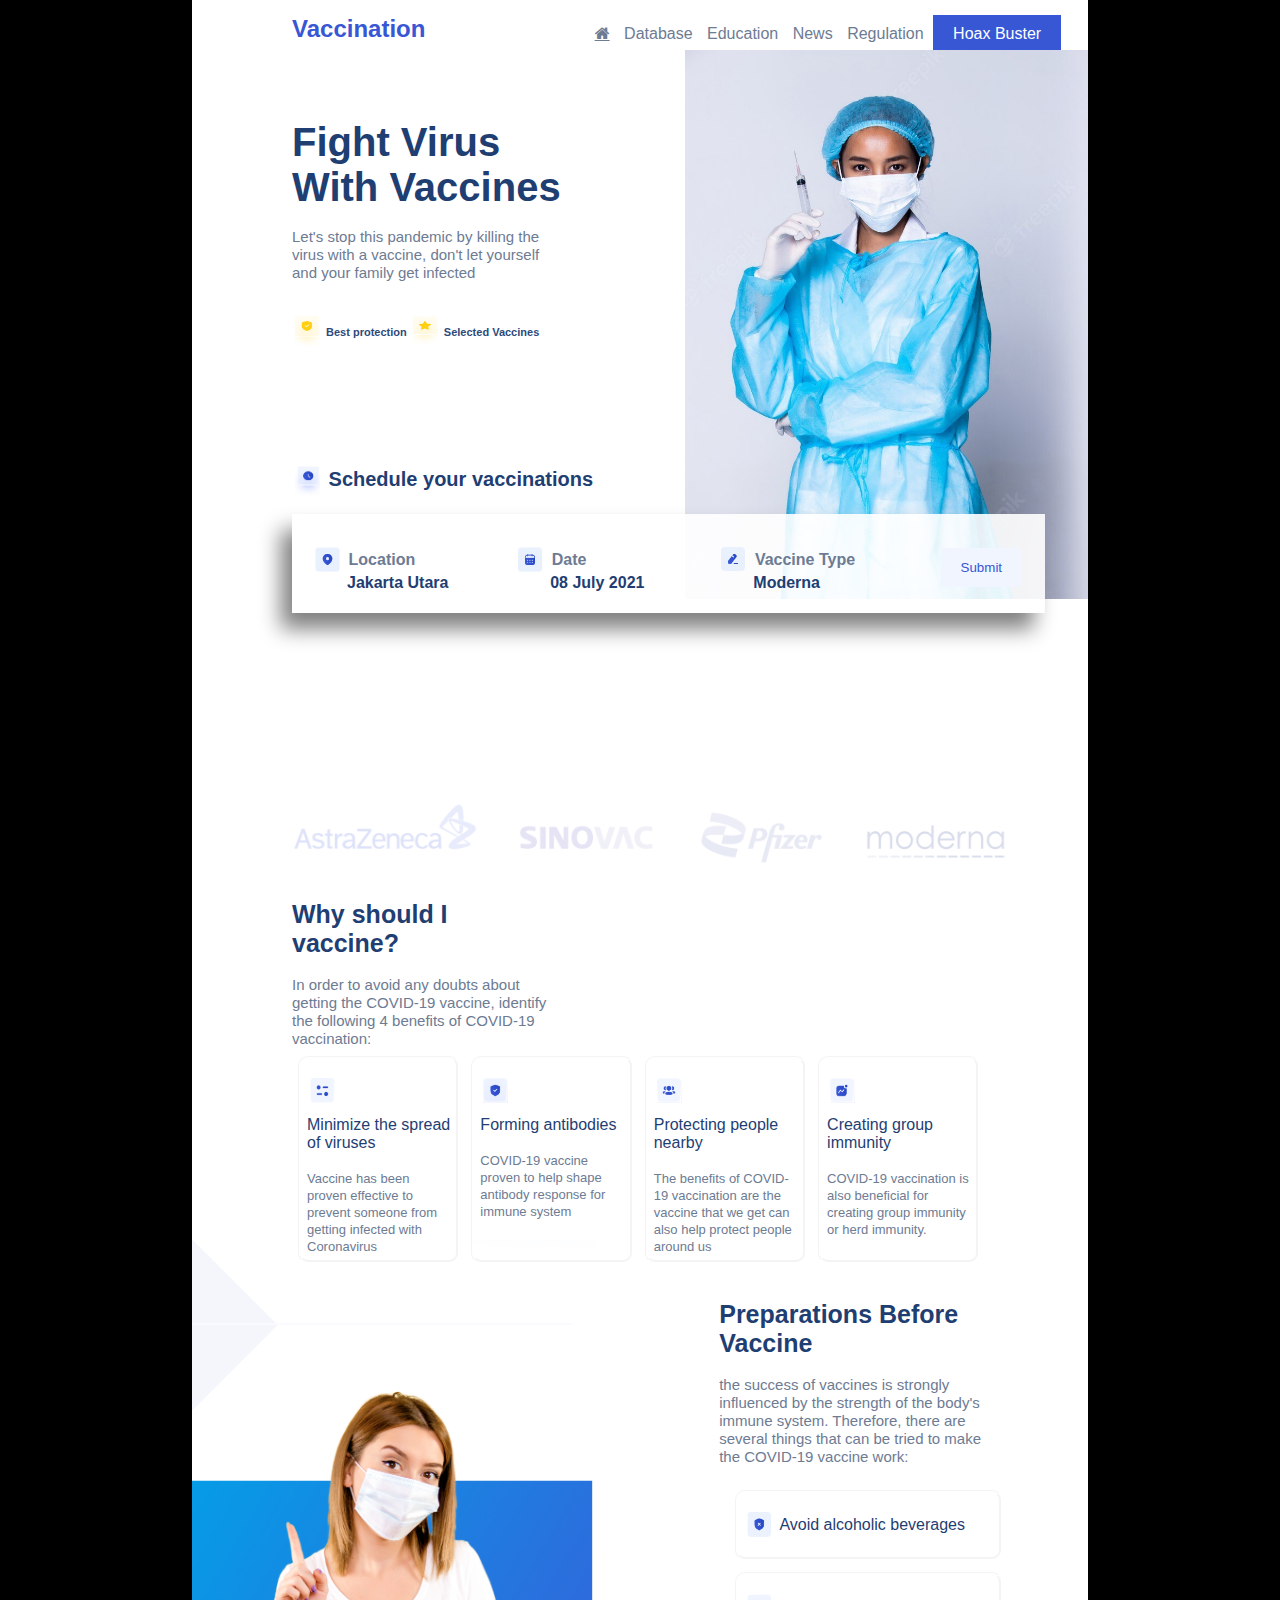
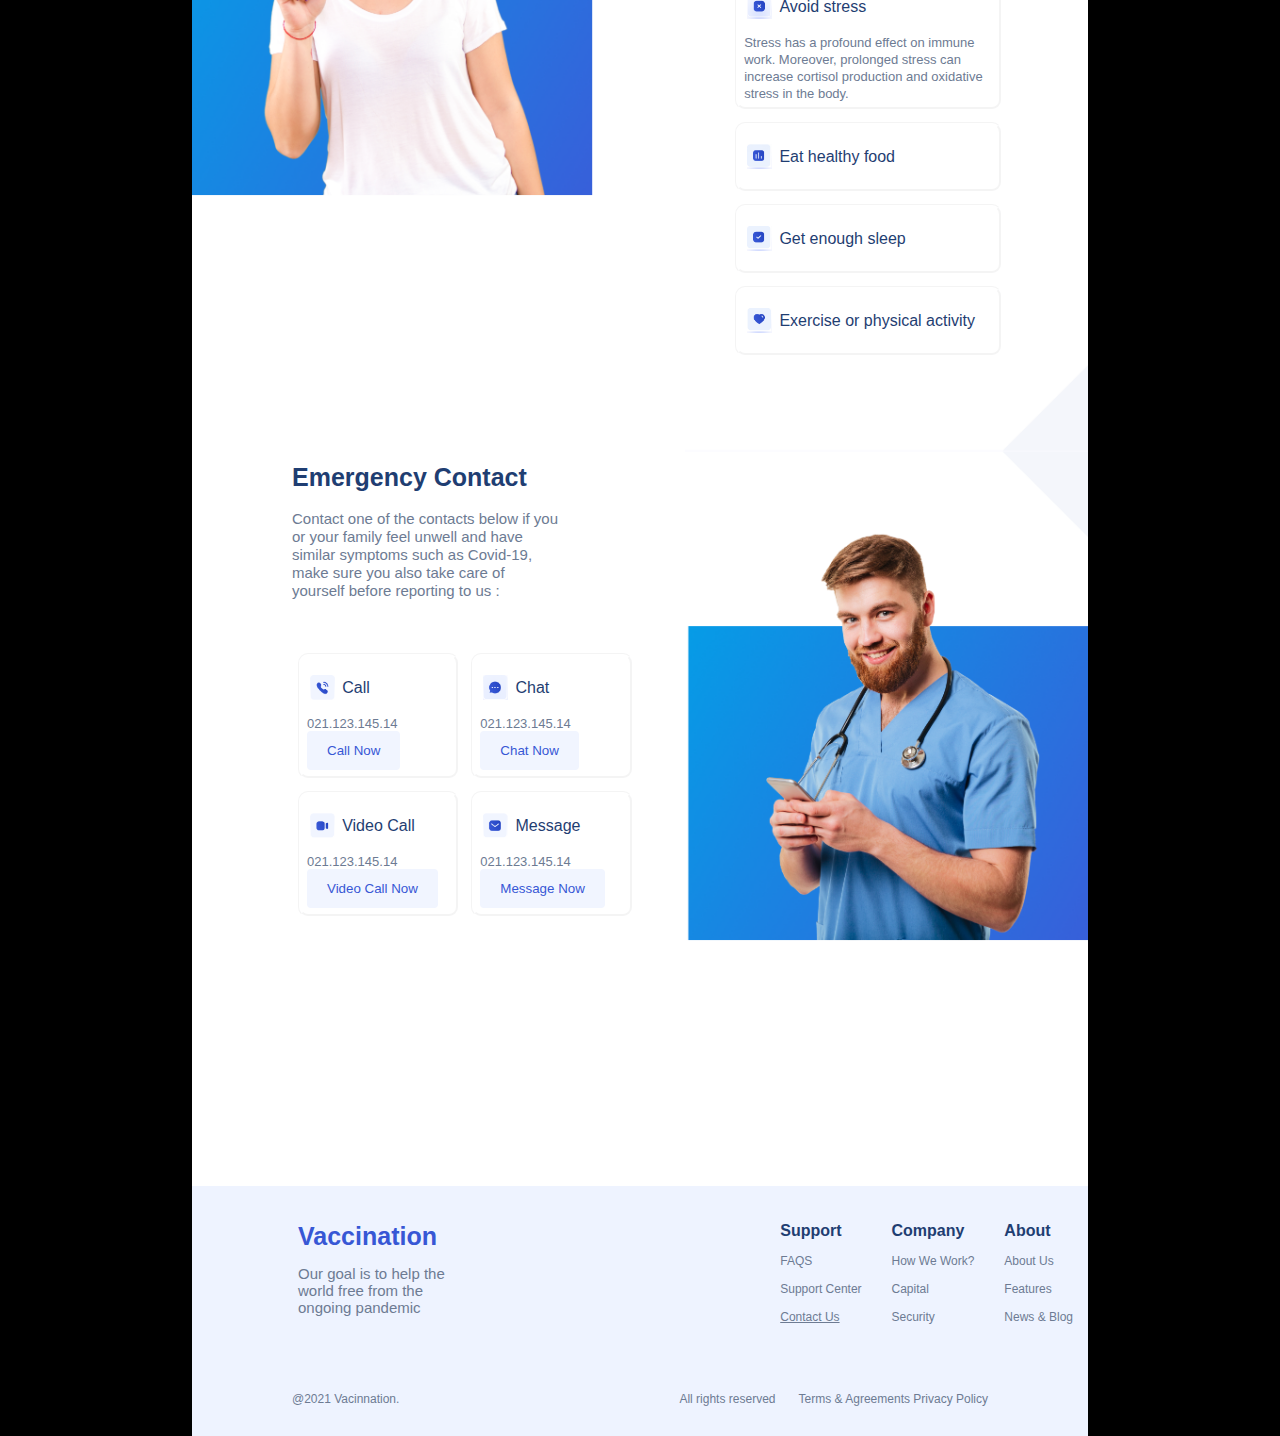
<file: index.html>
<!DOCTYPE html>
<html lang="en">
    <head>
        <meta charset="UTF-8">
        <meta http-equiv="X-UA-Compatible" content="IE-Edge">
        <meta name="ViewPort" content="width-device.width, initial-scale=1.0">
        <title>Vaccination</title>
        <link rel="stylesheet" href="./index.css">
        <link rel="stylesheet" href="https://cdnjs.cloudflare.com/ajax/libs/font-awesome/4.7.0/css/font-awesome.min.css">
    </head>
    <body>
        <section class="cont">
            <section class="title">Vaccination</section>
            <section class="menu">
                <a class="fa fa-home menuElement" href="./index.html"></a>
                <a class="menuElement">Database</a>
                <a class="menuElement">Education</a>
                <a class="menuElement">News</a>
                <a class="menuElement">Regulation</a>
                <a class="selected">Hoax Buster</a>
            </section>
            <section class="fight">
                <a class="fight1">Fight Virus With Vaccines</a><br><br>
                <a class="fight2">Let's stop this pandemic by killing the virus with a vaccine, don't let yourself and your family get infected</a>
                <br><br>
                <a class="fight3">
                    <img src="./best.png" class="fightIcon">
                    Best protection
                    </img>
                    <img src="./star.png"class="fightIcon">
                        Selected Vaccines
                    </img>
                </a>                
            </section>
            <section class="schedule">
                <img src="./clock.png" class="fightIcon">
                    Schedule your vaccinations
                </img> <br><br>

                <section class="content">
                    <section class="sect">
                        <img src="./location.png" class="scheduleIcon">                    
                        </img> <a class="head">Location</a><br>
                        <a class="info">Jakarta Utara</a>
                    </section>
                    
                    <section class="sect">
                        <img src="./date.png" class="scheduleIcon">                    
                        </img> <a class="head">Date</a><br>
                        <a class="info">08 July 2021</a>
                    </section>
                    
                    <section class="sect">
                        <img src="./vaccine.png" class="scheduleIcon">                    
                        </img> <a class="head">Vaccine Type</a><br>
                        <a class="info">Moderna</a>
                    </section>

                    <section class="scheduleButton">
                        <button>Submit</button>
                    </section>
                </section>
            </section>
            <img src="./vaccines.png" class="vaccines">
            
            <section class="why">
                <a class="whyTitle">Why should I vaccine?</a><br><br>
                <a class="whyContent">In order to avoid any doubts about getting the COVID-19 vaccine, identify the following 4 benefits of COVID-19 vaccination:</a>                         
            </section>

            <section class="whySection">
                <section class="whyTarjet">
                    <img src="./minimize.png" class="scheduleIcon"><br><br>                    
                    <a class="whyTarjetTitle">Minimize the spread of viruses</a><br><br>
                    <a class="whyTarjetContent">Vaccine has been proven effective to prevent someone from getting infected with Coronavirus</a>
                </section>
                
                <section class="whyTarjet">
                    <img src="./forming.png" class="scheduleIcon"><br><br>  
                    </img> <a class="whyTarjetTitle">Forming antibodies</a><br><br>
                    <a class="whyTarjetContent">COVID-19 vaccine proven to help shape antibody response for immune system</a>
                </section>
                
                <section class="whyTarjet">
                    <img src="./protecting.png" class="scheduleIcon"><br><br>                  
                    </img> <a class="whyTarjetTitle">Protecting people nearby</a><br><br>  
                    <a class="whyTarjetContent">The benefits of COVID-19 vaccination are the vaccine that we get can also help protect people around us</a>
                </section>

                <section class="whyTarjet">
                    <img src="./creating.png" class="scheduleIcon"><br><br>                     
                    </img> <a class="whyTarjetTitle">Creating group immunity</a><br><br>  
                    <a class="whyTarjetContent">COVID-19 vaccination is also beneficial for creating group immunity or herd immunity.</a>
                </section>
            </section>

            <section class="woman">
                <img src="./woman.png" class="womanImg">            
            </section>
            
            <section class="preparations">
                <a class="preparationsTitle">Preparations Before Vaccine</a><br><br>
                <a class="preparationsContent">the success of vaccines is strongly influenced by the strength of the body's immune system. Therefore, there are several things that can be tried to make the COVID-19 vaccine work:</a>                         
            </section>

            <section class="preparationsSection">
                <section class="preparationsTarjet">
                    <img src="./alcohol.png" class="scheduleIcon">                   
                    <a class="preparationsTarjetTitle">Avoid alcoholic beverages</a><br><br>
                    <a class="preparationsTarjetContent"></a>
                </section>
                
                <section class="preparationsTarjet">
                    <img src="./stress.png" class="scheduleIcon">
                    <a class="preparationsTarjetTitle">Avoid stress</a><br><br>
                    <a class="preparationsTarjetContent">Stress has a profound effect on immune work. Moreover, prolonged stress can increase cortisol production and oxidative stress in the body.</a>
                </section>
                
                <section class="preparationsTarjet">
                    <img src="./eat.png" class="scheduleIcon">                
                    <a class="preparationsTarjetTitle">Eat healthy food</a><br><br>  
                    <a class="preparationsTarjetContent"></a>
                </section>

                <section class="preparationsTarjet">
                    <img src="./sleep.png" class="scheduleIcon">                 
                    <a class="preparationsTarjetTitle">Get enough sleep</a><br><br>  
                    <a class="preparationsTarjetContent"></a>
                </section>

                <section class="preparationsTarjet">
                    <img src="./excercise.png" class="scheduleIcon">                    
                    <a class="preparationsTarjetTitle">Exercise or physical activity</a><br><br>  
                    <a class="preparationsTarjetContent"></a>
                </section>
            </section>

            <section class="doctor">
                <img src="./doctor.png" class="doctorImg">            
            </section>

            <section class="emergency">
                <a class="emergencyTitle">Emergency Contact</a><br><br>
                <a class="emergencyContent">Contact one of the contacts below if you or your family feel unwell and have similar symptoms such as Covid-19, make sure you also take care of yourself before reporting to us :</a>
            </section>
            
            <section class="emergencySection">
                <section class="emergencyTarjet">
                    <img src="./call.png" class="scheduleIcon">                   
                    <a class="emergencyTarjetTitle">Call</a><br><br>
                    <a class="emergencyTarjetContent">021.123.145.14</a>
                    <button>Call Now</button>
                </section>
                
                <section class="emergencyTarjet">
                    <img src="./chat.png" class="scheduleIcon">
                    <a class="emergencyTarjetTitle">Chat</a><br><br>
                    <a class="emergencyTarjetContent">021.123.145.14</a>
                    <button>Chat Now</button>
                </section>
                
                <section class="emergencyTarjet">
                    <img src="./videocall.png" class="scheduleIcon">                
                    <a class="emergencyTarjetTitle">Video Call</a><br><br>  
                    <a class="emergencyTarjetContent">021.123.145.14</a>
                    <button>Video Call Now</button>
                </section>

                <section class="emergencyTarjet">
                    <img src="./message.png" class="scheduleIcon">                 
                    <a class="emergencyTarjetTitle">Message</a><br><br>  
                    <a class="emergencyTarjetContent">021.123.145.14</a>
                    <button>Message Now</button>
                </section>
            </section>

            <section class="foot">                
                <section class="footTarjet first">                  
                    <a class="footTitle">Vaccination</a><br><br>
                    <a class="footContent">Our goal is to help the world free from the ongoing pandemic</a>                    
                </section>

                <section class="footTarjet">                  
                    <a class="footTarjetTitle">About</a><br><br>
                    <a class="footTarjetContent">
                        <a>About Us</a><br><br>
                        Features<br><br>
                        News & Blog<br><br>
                    </a>                    
                </section>

                <section class="footTarjet">                  
                    <a class="footTarjetTitle">Company</a><br><br>
                    <a class="footTarjetContent">
                        How We Work?<br><br>
                        Capital<br><br>
                        Security<br><br>
                    </a>   
                </section>

                <section class="footTarjet">                  
                    <a class="footTarjetTitle">Support</a><br><br>
                    <a class="footTarjetContent">
                        FAQS<br><br>
                        Support Center<br><br>
                    </a>  
                    <a class="footTarjetContent" href="./contact.html">
                        Contact Us<br><br>
                    </a>   
                </section>
                <section class="footTarjet">
                    <a class="footLeft">
                        @2021 Vacinnation. 
                    </a>  
                    <a class="footRight">
                        All rights reserved &nbsp;&nbsp;&nbsp;&nbsp;&nbsp;
                        Terms & Agreements Privacy Policy
                    </a>   
                </section>
            </section>

            <section class="enfermera">
                <img src="./enfermera.png" class="enfermeraImg">            
            </section>
        </div>
    </body>
    <footer>
    </footer>
</html>
</file>
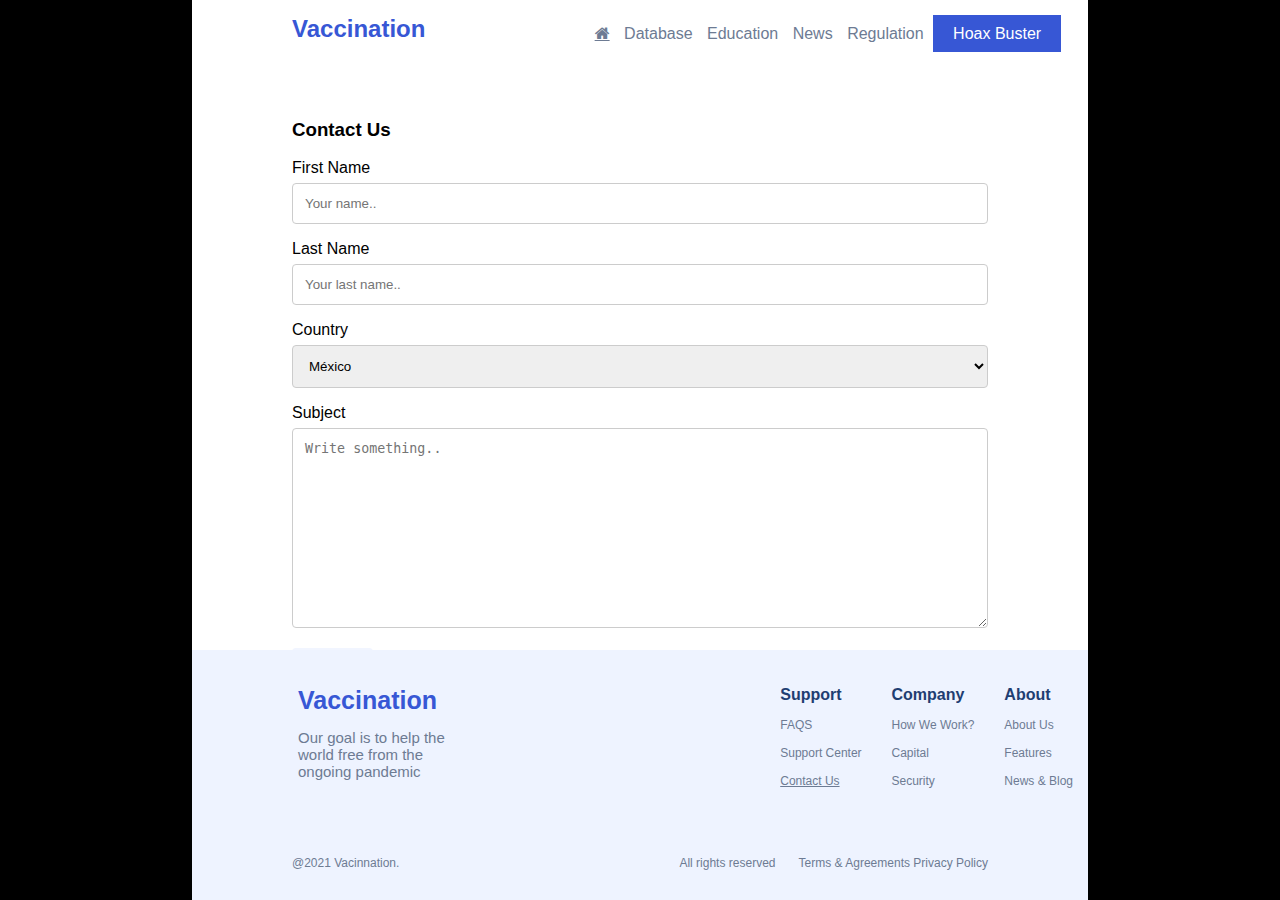
<file: contact.html>
<!DOCTYPE html>
<html lang="en">
    <head>
      <meta charset="UTF-8">
      <meta http-equiv="X-UA-Compatible" content="IE-Edge">
      <meta name="ViewPort" content="width-device.width, initial-scale=1.0">
      <title>Vaccination</title>
      <link rel="stylesheet" href="./index.css">
      <link rel="stylesheet" href="./contact.css">
      <link rel="stylesheet" href="https://cdnjs.cloudflare.com/ajax/libs/font-awesome/4.7.0/css/font-awesome.min.css">
    <style>

    </style>
  </head>
  <body>
  <section class="cont">
    <section class="title">Vaccination</section>
    <section class="menu">
      <a class="fa fa-home menuElement" href="./index.html"></a>
      <a class="menuElement">Database</a>
      <a class="menuElement">Education</a>
      <a class="menuElement">News</a>
      <a class="menuElement">Regulation</a>
      <a class="selected">Hoax Buster</a>
    </section>
    <section class="container">
      <h3>Contact Us</h3>

      <form>
        <label for="fname">First Name</label>
        <input type="text" id="fname" name="firstname" placeholder="Your name..">
  
        <label for="lname">Last Name</label>
        <input type="text" id="lname" name="lastname" placeholder="Your last name..">
  
        <label for="country">Country</label>
        <select id="country" name="country">
          <option value="mexico">México</option>
          <option value="canada">Canada</option>
          <option value="usa">USA</option>
        </select>
  
        <label for="subject">Subject</label>
        <textarea id="subject" name="subject" placeholder="Write something.." style="height:200px"></textarea>
  
        <!--<input type="submit" value="Submit">-->
        <button>Submit</button>
      </form>
    </section>
    <section class="foot">                
        <section class="footTarjet first">                  
            <a class="footTitle">Vaccination</a><br><br>
            <a class="footContent">Our goal is to help the world free from the ongoing pandemic</a>                    
        </section>

        <section class="footTarjet">                  
            <a class="footTarjetTitle">About</a><br><br>
            <a class="footTarjetContent">
                <a>About Us</a><br><br>
                Features<br><br>
                News & Blog<br><br>
            </a>                    
        </section>

        <section class="footTarjet">                  
            <a class="footTarjetTitle">Company</a><br><br>
            <a class="footTarjetContent">
                How We Work?<br><br>
                Capital<br><br>
                Security<br><br>
            </a>   
        </section>

        <section class="footTarjet">                  
          <a class="footTarjetTitle">Support</a><br><br>
          <a class="footTarjetContent">
              FAQS<br><br>
              Support Center<br><br>
          </a>  
          <a class="footTarjetContent" href="./contact.html">
              Contact Us<br><br>
          </a>   
      </section>
        <section class="footTarjet">
            <a class="footLeft">
                @2021 Vacinnation. 
            </a>  
            <a class="footRight">
                All rights reserved &nbsp;&nbsp;&nbsp;&nbsp;&nbsp;
                Terms & Agreements Privacy Policy
            </a>   
        </section>
    </section>
</section>

  </body>
</html>
</file>
<file: index.css>
body{
    background-color: black;
    right: 200px;
    left: 200px;
    font-family: Arial, Helvetica, sans-serif;
}

button {
    cursor: pointer;
    background: rgb(241, 245, 255);
    color: rgb(55, 87, 213);
    display: inline-block;
    
    /*
    font-size: 12px;
    border: 0;
    padding: 0.5rem 1.5rem;
    font-weight: bolder;
    border-width: 10px 20px; */

    padding: 12px 20px;
    border: none;
    border-radius: 4px;
    cursor: pointer;
}

button:hover {
    background: rgb(51  , 83, 209);
    color: white;
    transform: scale(0.98);
}
  
button:focus {
    outline: none;
}

.cont{
    top : 0px;
    background-color: white;
    right: 15%; 
    left: 15%;
    /*left: 250px;
    right: 250px;*/
    /*width: 70%;*/
    position: absolute;
    height: 2900px;    
}

.title{
    color: rgb(55, 87, 213);
    font-size:x-large;
    font-weight:bold;
    top: 15px;
    position: absolute;
    left: 100px;
}

.menu{
    top: 20px;
    right: 3%;
    position:absolute;    
}

.menuElement{
    color: rgb(109, 123, 147);
    border: 5px solid white;
}

.menuElement:hover{
    background-color: rgb(55, 87, 213);
    color: white; 
    border: 10px solid rgb(55, 87, 213);   
    border-width: 10px 20px;
    transform: scale(0.98);
}

.menuElement:focus {
    outline: none;
  }

.selected{
    background-color: rgb(55, 87, 213);
    color: white; 
    border: 10px solid rgb(55, 87, 213);   
    border-width: 10px 20px; 
}

.selected:hover{
    transform: scale(0.98);
}

.selected:focus {
    outline: none;
  }

.fight{
    width: 30%;
    left: 100px;
    position:absolute;    
    top: 120px;
    border: 10px;
}

.fight1{
    color: rgb(31, 62, 114);
    font-size: 40px;
    font-weight: 900;
}

.fight2{
    color : rgb(109, 123, 147);
    font-size: 15px;
}

.fight3{
    color : rgb(45, 74, 123);
    font-size: 11px;
    font-weight: bold;
}

.fight3:hover{
    box-shadow: -11px 16px 20px 0px grey;
}

.fightIcon{
    width: 25px;
    height: 30px;
    top: 13px;
    position: relative;
    border: 3px solid transparent;
}

.enfermera{
    width: 45%;
    right: 0px;
    position: absolute;
    top: 50px;
    max-width: 530px;

}

.enfermeraImg{
    width: 100%; /* or any custom size */
    height: 100%; 
    object-fit: contain;
}

.schedule{
    width: 84%;
    left: 100px;
    position:absolute;    
    top: 450px;
    border: 10px;
    color: rgb(31, 62, 114);
    font-size: 20px;
    font-weight: 700;
    z-index: 1;
}

.schedule .content{
    /* content: ""; */
    background-color: rgba(255, 255, 255, 0.9);
    width: 100%;
    display: -webkit-inline-box;
    clear: both;
    box-sizing: border-box;
    padding: 10px;
    box-shadow: -11px 16px 20px 0px grey;
}

.schedule .sect{
    width: 25%;
    float: left;
    padding: 10px;
    /* height: 300px;*/
}

.schedule .title{
    width: 66%;
    left: 100px;
    position:absolute;    
    top: 500px;
    border: 10px;
    color: rgb(31, 62, 114);
    font-size: 20px;
    font-weight: 700;
}

.schedule .head{
   color: rgb(109, 123, 147);
   top: 550px;
   font-size: 16px;
   font-weight: 600;
}

.schedule .info{
    color: rgb(31 , 62, 114);
    /*top: 550px;*/
    font-size: 16px;
    font-weight: 600;
    left: 35px;
    position: relative;
 }

.scheduleIcon{
    width: 25px;
    height: 25px;
    top: 10px;
    position: relative;
    border: 3px solid transparent;
}

.scheduleButton{
    position: absolute;
    right: 3%;
    top: 60%;
    font-size: 20px;
    font-weight: 150;
}

.vaccines{
    top: 800px;
    position: absolute;
    left: 100px;
    width: 80%;
    /* z-index: -1;*/
}

.why{
    width: 30%;
    left: 100px;
    position: absolute;
    top: 900px;
    /* border: 10px;*/
}

.whyTitle{
    color: rgb(31, 62, 114);
    font-size: 25px;
    font-weight: 900;
}

.whyContent{
    color : rgb(109, 123, 147);
    font-size: 15px;
}

.whySection{
    top: 1050px;
    left: 100px;
    position: absolute;
    width: 80%;
    display: -webkit-inline-box;
    clear: both;
    box-sizing: border-box;
    /*padding: 10px;*/
    z-index: 1;
    
}

.whyTarjet{
    padding: 6px;
    color: rgb(109, 123, 147);
    font-size: 15px;
    width: 20%;
    float: left;
    margin: 6px;
    /* box-shadow: -11px 16px 20px 0px grey; */
    border-color: rgba(250,250,255, 0.13);
    border-style: groove;
    border-radius: 10px;
}

.whyTarjet:hover{
    box-shadow: -11px 16px 20px 0px grey;
}

.whyTarjetTitle{
    color : rgb(31 , 62, 114);
    font-size: 16px;
}

.whyTarjetContent{
    color : rgb(109, 123, 147);
    font-size: 13px;
}

.woman{
    position: absolute;
    top: 1240px;
    width: 45%;
    /*width: 600px;*/
    max-width: 530px;
}

.womanImg{
    width: 100%; /* or any custom size */
    height: 100%; 
    object-fit: contain;
}

.preparations{
    width: 30%;
    right: 100px;
    position: absolute;
    top: 1300px;
    /* border: 10px;*/
}

.preparationsTitle{
    color: rgb(31, 62, 114);
    font-size: 25px;
    font-weight: 900;
}

.preparationsContent{
    color : rgb(109, 123, 147);
    font-size: 15px;
}

.preparationsSection{
    top: 1474px;
    right: 100px;
    position: absolute;
    width: 30%;
    display: table;
    clear: both;
    box-sizing: border-box;
    padding: 10px;
    z-index: 1;    
}

.preparationsTarjet{
    padding: 6px;
    color: rgb(109, 123, 147);
    font-size: 15px;
    width: 100%;
    float: left;
    margin: 6px;
    /* box-shadow: -11px 16px 20px 0px grey; */
    border-color: rgba(250,250,255, 0.13);
    border-style: groove;
    border-radius: 10px;
}

.preparationsTarjet:hover{
    box-shadow: -11px 16px 20px 0px grey;
}

.preparationsTarjetTitle{
    color : rgb(31 , 62, 114);
    font-size: 16px;
}

.preparationsTarjetContent{
    color : rgb(109, 123, 147);
    font-size: 13px;
}

.doctor{
    position: absolute;
    top: 1964px;
    width: 45%;    
    right: 0px;
    max-width: 530px;

}

.doctorImg{
    width: 100%; /* or any custom size */
    height: 100%; 
    object-fit: contain;
}

.emergency{
    width: 30%;
    left: 100px;
    position: absolute;
    top: 2063px;;
    /* border: 10px;*/
}

.emergencyTitle{
    color: rgb(31, 62, 114);
    font-size: 25px;
    font-weight: 900;
}

.emergencyContent{
    color : rgb(109, 123, 147);
    font-size: 15px;
}

.emergencySection{
    top: 2247px;
    left: 100px;
    position: absolute;
    width: 40%;
    /* display: inline-table; */
    /* clear: both; */
    /* box-sizing: border-box; */
    z-index: 1;
    /* padding: 10px; */
    max-width: 456px;
    
}

.emergencyTarjet{
    padding: 6px;
    color: rgb(109, 123, 147);
    font-size: 15px;
    width: 40%;
    float: left;
    margin: 6px;
    /* box-shadow: -11px 16px 20px 0px grey; */
    border-color: rgba(250,250,255, 0.13);
    border-style: groove;
    border-radius: 10px;
}

.emergencyTarjet:hover{
    box-shadow: -11px 16px 20px 0px grey;
}

.emergencyTarjetTitle{
    color : rgb(31 , 62, 114);
    font-size: 16px;
}

.emergencyTarjetContent{
    color : rgb(109, 123, 147);
    font-size: 13px;
}

.foot{
    background-color: rgb(238, 243, 255);
    top: 2786px;
    position: absolute;
    width: 100%;
    height: 250px;
}

.footTitle{
    color: rgb(55, 87, 213);
    font-size: 25px;
    font-weight: 900;
}

.footContent{
    color : rgb(109, 123, 147);
    font-size: 15px;
}

.footSection{
    top: 2330px;
    left: 100px;
    position: absolute;
    width: 40%;
    display: block;
    clear: both;
    box-sizing: border-box;
    /* padding: 10px;*/
    
}

.footTarjet{
    padding: 6px;
    color: rgb(109, 123, 147);
    font-size: 12px;
    float: right;
    margin: 30px 1% 0px 1%;
    width: auto;
    /*
    box-shadow: -11px 16px 20px 0px grey; 
    border-color: rgba(250,250,255, 0.13);
    border-style: groove;
    border-radius: 10px;*/
}

.first{
    width: 20%;
    margin: 30px 15% 0px 100px;
    float: left;
}

.footTarjetTitle{
    color: rgb(31, 62, 114);
    font-size: 16px;
    font-weight: bolder;
}

.footTarjetContent{
    color : rgb(109, 123, 147);
    font-size: 12px;
}

.footLeft{
    border: 0px;
    position : absolute;
    left: 100px;
    bottom: 30px;
}

.footRight{
    border: 0px;
    position : absolute;
    right: 100px;
    bottom: 30px;
}
</file>
<file: contact.css>
body {font-family: Arial, Helvetica, sans-serif;}
* {box-sizing: border-box;}

input[type=text], select, textarea {
  width: 100%;
  padding: 12px;
  border: 1px solid #ccc;
  border-radius: 4px;
  box-sizing: border-box;
  margin-top: 6px;
  margin-bottom: 16px;
  resize: vertical;
}

input[type=submit] {
  background-color: #04AA6D;
  color: white;
  padding: 12px 20px;
  border: none;
  border-radius: 4px;
  cursor: pointer;
}

input[type=submit]:hover {
  background-color: #45a049;
}

.container {
    border-radius: 5px;
    /*background-color: #f2f2f2;*/
    padding: 100px;
    top : 0px;
    /*position: absolute;*/
  }

.cont{
    height: 900px;
}

.foot{
    background-color: rgb(238, 243, 255);
    top: 650px;
    position: absolute;
    width: 100%;
    height: 250px;
}
</file>
